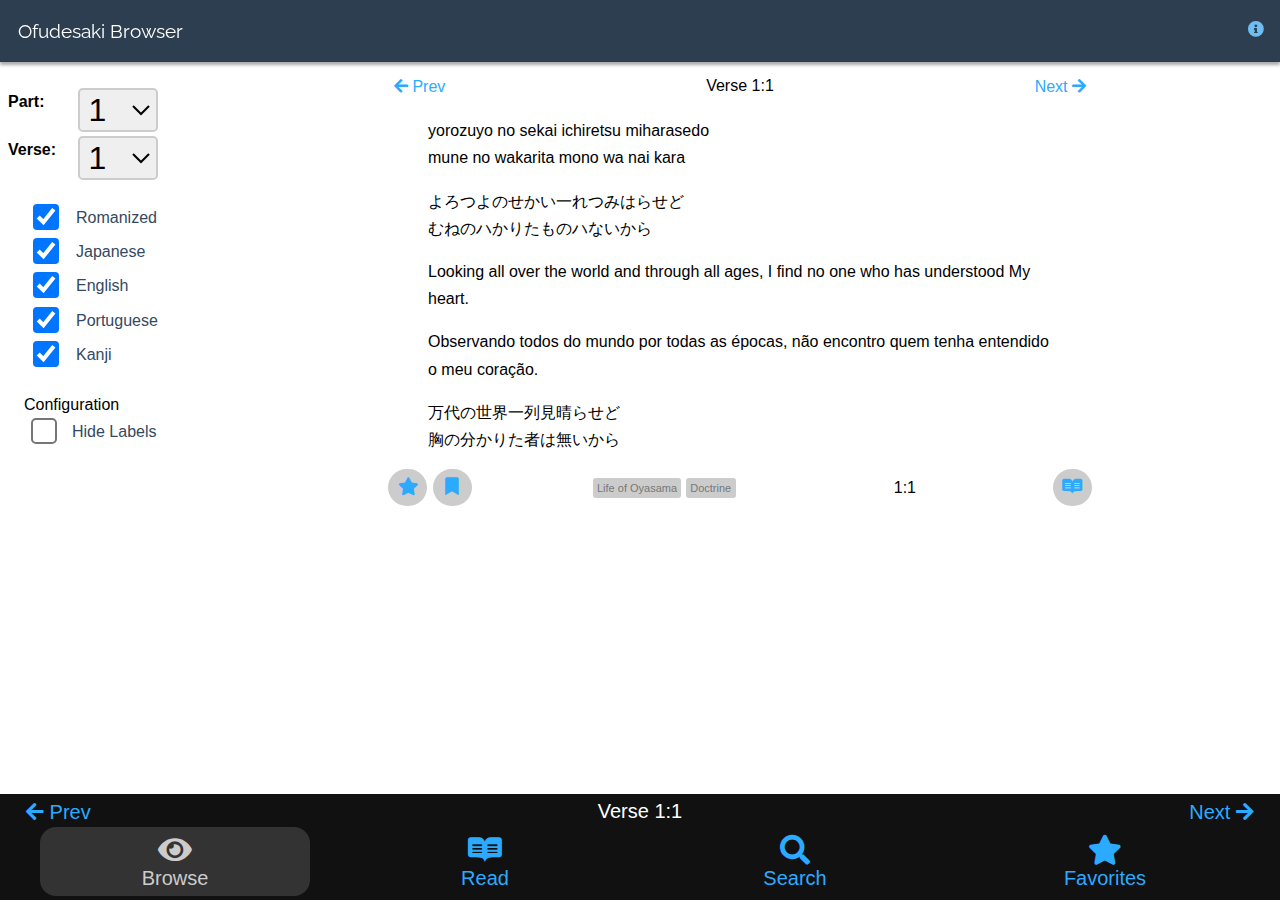
<file: src/index.html>
<!DOCTYPE html>
<html>
<head>
  <meta http-equiv="Content-Type" content="text/html; charset=utf-8">
  <meta name="version" content="20200823_1903"/>
  <meta name="viewport" content="width=device-width, initial-scale=1.0, maximum-scale=1.0, user-scalable=no"/>

  <title>Ofudesaki Browser &#x304A;&#x3075;&#x3067;&#x3055;&#x304D;</title>

  <meta name="author" content="Lewis Nakao">
  <meta name="description" content="An application that allows people to study the Ofudesaki おふでさき (The Tip of the Writing Brush)">

  <link rel="canonical" href="https://lewdev.github.io/ofudesaki-browser/" />
  <link rel="preload" href="style.css" as="style">
  <link rel="preload" href="webfonts/fa-brands-400.woff2" as="font">
  <link rel="preload" href="webfonts/fa-solid-900.woff2" as="font">

  <!-- Open Graph tags -->
  <meta property="og:image" content="https://lewdev.github.io/ofudesaki-browser/img/ofudesaki-browser.png">
  <meta property="og:image:height" content="200">
  <meta property="og:image:width" content="200">
  <meta property="og:type" content="website" />
  <meta property="og:title" content="📕 Ofudesaki Browser">
  <meta property="og:description" content="An application that allows people to study the Ofudesaki おふでさき (The Tip of the Writing Brush).">
  <meta property="og:url" content="https://lewdev.github.io/ofudesaki-browser/">

  <!-- Icons  -->
  <link rel="apple-touch-icon" sizes="200x200" href="img/ofudesaki-browser.png">
  <link rel="apple-touch-icon" sizes="180x180" href="img/apple-touch-icon.png">
  <link rel="icon" type="image/png" sizes="200x200" href="img/ofudesaki-browser.png">
  <link rel="icon" type="image/png" sizes="32x32" href="img/favicon-32x32.png">
  <link rel="icon" type="image/png" sizes="16x16" href="img/favicon-16x16.png">
  <link rel="mask-icon" href="img/safari-pinned-tab.svg" color="#5bbad5">
  <meta name="msapplication-TileColor" content="#2d3e50">
  <meta name="theme-color" content="#6FBEF3">

  <!-- Stylesheets  -->
  <link rel="stylesheet" href="https://fonts.googleapis.com/css?family=Raleway:200">
  <link rel="stylesheet" href="css/fontawesome-v5.7.2.css" crossorigin="anonymous">
  <link rel="stylesheet" href="css/pure-min.css">
  <link rel="stylesheet" href="css/animate.min.css">
  <link rel="stylesheet" href="style.css">

  <!-- Offline -->
  <link rel="manifest" href="manifest.json">
  <meta name="mobile-web-app-capable" content="yes">
  <meta name="apple-mobile-web-app-capable" content="yes">
  <meta name="application-name" content="Ofudesaki Browser">
  <meta name="apple-mobile-web-app-title" content="Ofudesaki Browser">
  <meta name="theme-color" content="#6FBEF3">
  <meta name="msapplication-navbutton-color" content="#6FBEF3">
  <meta name="apple-mobile-web-app-status-bar-style" content="black-translucent">
  <meta name="msapplication-starturl" content="/index.html">
</head>
<body>
<main>
  <section id="installBanner" class="banner">
    <button id="installBtn" class="nav-btn" title="Install for offline access." aria-label="Install for offline access.">Install app</button>
  </section>

  <div class="header">
    <div class="home-menu pure-menu pure-menu-horizontal pure-menu-fixed">
      <a href="#menu" id="menuLink" class="menu-link"><span></span></a>
      <span class="pure-menu-heading">Ofudesaki Browser</span>
      <ul class="pure-menu-list">
        <li class="pure-menu-item">
          <a href="#about" class="pure-menu-link" title="About this Project">
            <i class="fas fa-info-circle"></i>
          </a>
        </li>
      </ul>
    </div>
  </div>

  <div id="layout" class="content-wrapper">
    <div id="menu">
      <div style="height:3em;" class="verse-view pure-g pad-left-1em">
        <div class="pure-u-2-5"><strong>Part:</strong></div>
        <div class="pure-u-3-5"><select id="partSelect"><option value="1">1</option><option value="2">2</option><option value="3">3</option><option value="4">4</option><option value="5">5</option><option value="6">6</option><option value="7">7</option><option value="8">8</option><option value="9">9</option><option value="10">10</option><option value="11">11</option><option value="12">12</option><option value="13">13</option><option value="14">14</option><option value="15">15</option><option value="16">16</option><option value="17">17</option><option value="18">18</option></select></div>
      </div>
      <div class="verse-view pure-g">
        <div class="pure-u-2-5"><strong>Verse:</strong></div>
        <div class="pure-u-3-5"><select id="verseSelect" class=""><option value="1" selected="selected">1</option><option value="2">2</option><option value="3">3</option><option value="4">4</option><option value="5">5</option><option value="6">6</option><option value="7">7</option><option value="8">8</option><option value="9">9</option><option value="10">10</option><option value="11">11</option><option value="12">12</option><option value="13">13</option><option value="14">14</option><option value="15">15</option><option value="16">16</option><option value="17">17</option><option value="18">18</option><option value="19">19</option><option value="20">20</option><option value="21">21</option><option value="22">22</option><option value="23">23</option><option value="24">24</option><option value="25">25</option><option value="26">26</option><option value="27">27</option><option value="28">28</option><option value="29">29</option><option value="30">30</option><option value="31">31</option><option value="32">32</option><option value="33">33</option><option value="34">34</option><option value="35">35</option><option value="36">36</option><option value="37">37</option><option value="38">38</option><option value="39">39</option><option value="40">40</option><option value="41">41</option><option value="42">42</option><option value="43">43</option><option value="44">44</option><option value="45">45</option><option value="46">46</option><option value="47">47</option><option value="48">48</option><option value="49">49</option><option value="50">50</option><option value="51">51</option><option value="52">52</option><option value="53">53</option><option value="54">54</option><option value="55">55</option><option value="56">56</option><option value="57">57</option><option value="58">58</option><option value="59">59</option><option value="60">60</option><option value="61">61</option><option value="62">62</option><option value="63">63</option><option value="64">64</option><option value="65">65</option><option value="66">66</option><option value="67">67</option><option value="68">68</option><option value="69">69</option><option value="70">70</option><option value="71">71</option><option value="72">72</option><option value="73">73</option><option value="74">74</option></select></div>
      </div>
      <div id="verseOptionsRow" class="verse-view options-panel">
        <div class="verse-options pure-g full-width">
          <div class="pure-u-1-4"><input id="showRomanizedCbx-verse" type="checkbox" /></div>
          <div class="pure-u-3-4"><label for="showRomanizedCbx-verse">Romanized</label></div>

          <div class="pure-u-1-4"><input id="showJapaneseCbx-verse" type="checkbox" /></div>
          <div class="pure-u-3-4"><label for="showJapaneseCbx-verse">Japanese</label></div>

          <div class="pure-u-1-4"><input id="showEnglishCbx-verse" type="checkbox" /></div>
          <div class="pure-u-3-4"><label for="showEnglishCbx-verse">English</label></div>

          <div class="pure-u-1-4"><input id="showPortugueseCbx-verse" type="checkbox" /></div>
          <div class="pure-u-3-4"><label for="showPortugueseCbx-verse">Portuguese</label></div>

          <div class="pure-u-1-4"><input id="showKanjiCbx-verse" type="checkbox" /></div>
          <div class="pure-u-3-4"><label for="showKanjiCbx-verse">Kanji</label></div>
        </div>
      </div>

      <!-- Read (group) View Controls -->
      <div class="group-view" style="text-align:center;">
        <select id="verseGroupSelect" style="width:80px"></select>
      </div>
      <div id="groupOptionsRow" class="group-view options-panel"></div>

      <!-- Search View Controls -->
      <div class="search-view" style="margin-left: 1rem;">Search Options</div>
      <div id="searchOptionsRow" class="search-view options-panel"></div>

      <div class="favorites-view" style="margin-left: 1rem;">Favorites Options</div>
      <div id="favoritesOptionsRow" class="favorites-view options-panel"></div>

      <div id="config" class="options-panel">
        <div>Configuration</div>
        <div class="pure-g full-width">
          <div class="pure-u-1-4"><input id="hideButtonLabelCbx" type="checkbox" /></div>
          <div class="pure-u-3-4"><label for="hideButtonLabelCbx">Hide Labels</label></div>
        </div>
      </div>
    </div>

    <div id="main" class="content">
      <div id="verseNavTop" class="pure-g">
        <div class="pure-u-1-3">
          <button class="verse-nav-prev-btn nav-btn" aria-label="Navigate to previous verse."><i class="fas fa-arrow-left"></i> Prev</button>
        </div>
        <div class="pure-u-1-3 align-center">
          <span class="verse-nav-middle"></span>
        </div>
        <div class="pure-u-1-3 align-right">
          <button class="verse-nav-next-btn nav-btn" aria-label="Navigate to next verse.">Next <i class="fas fa-arrow-right"></i></button>
        </div>
      </div>

      <div id="verseView" class="full-width" style="display:none">
        <div id="verseDisplay" class="full-width"></div>
      </div>

      <div id="groupView" class="full-width" style="display:none"></div>

      <div id="searchView" class="full-width" style="display:none">
        <div class="search-view">
          <table class="full-width pure-form"><tbody>
            <tr>
              <td class="full-width"><input id="searchTxt" type="search" placeholder="Search..." class="full-width search-text"/></td>
              <td><button id="searchBtn" class="pure-button pure-button-secondary" aria-label="Search verses."><i class="fas fa-search"></i></button></td>
              <td><button id="searchClearBtn" class="pure-button pure-button-secondary" aria-label="Clear search input.">&#10006;</button></td>
            </tr>
          </tbody></table>
        </div>
        <div id="searchResults" class="pure-u-1"></div>
      </div>

      <div id="favoritesView" class="full-width" style="display:none">
        <div id="bookmarkDisplay" class="full-width"></div>
        <div id="favoritesDisplay" class="full-width"></div>
      </div>
    </div>
  </div>

  <!-- modal -->
  <div id="about" class="modal-window">
    <div>
      <h3>What?</h3>
      <p>
        The <strong>Ofudesaki Browser</strong> is an application that allows people to study the
        <i>Ofudesaki &#x304A;&#x3075;&#x3067;&#x3055;&#x304D;</i>
        (<i>The Tip of the Writing Brush</i>), using the:
        <ul>
          <li>"Browse" feature (allows users to view verses one at a time), </li>
          <li>"Read" feature (allows uses to view the standard verse groups), and</li>
          <li>"Search" feature (allows users to search perform a text search over the English transation, Romanized, Japanese, and Kanji verses).</li>
        </ul>
      </p>

      <h3>Why?</h3>
      <p>Access to the Ofudesaki is limited, you need to own a copy of the Ofudesaki book and the "Kanji" version
      is not available. Also, with the "Search" tool, that wasn't available until now, anyone can look up
      a verse based on keywords that they had in mind.</p>

      <a href="#" title="Close" class="modal-close">&#10006;</a>
    </div>
  </div>

  <div class="footer">
    <div id="verseNavBottom" class="verse-nav-footer pure-g"></div>

    <div class="of-bottom-menu">
      <ul>
        <li><a href="#" id="verseViewMenuItem" title="Browse"><i class="fas fa-eye"></i> <span>Browse</span></a></li>
        <li><a href="#" id="groupViewMenuItem" title="Read View"><i class="fab fa-readme"></i> <span>Read</span></a></li>
        <li><a href="#" id="searchViewMenuItem" title="Search View"><i class="fas fa-search"></i> <span>Search</span></a></li>
        <li><a href="#" id="favoritesViewMenuItem" title="Favorites View"><i class="fas fa-star"></i> <span>Favorites</span></a></li>
        <!--
          <li><a href="analysis.html" title="Analysis"><i class="fas fa-list-alt"></i> <span>Analysis</span></a></li>
        -->
      </ul>
    </div>
  </div>
</main>

<script src="script.js"></script>
<script>
if ('serviceWorker' in navigator) {
  window.addEventListener('load', function() {
    navigator.serviceWorker.register('service-worker.js')
      .then(reg => console.log('Service worker for offline access registered! 😎'))//console.log(reg);
      .catch(err => console.log('😥 Service worker registration failed!', err));
  });
}
let deferredPrompt;
window.addEventListener('beforeinstallprompt', event => {
  // Prevent Chrome 67 and earlier from automatically showing the prompt
  event.preventDefault();
  // Stash the event so it can be triggered later.
  deferredPrompt = event;
  // Attach the install prompt to a user gesture
  document.querySelector('#installBtn').addEventListener('click', event => {
    // Show the prompt
    deferredPrompt.prompt();
    // Wait for the user to respond to the prompt
    deferredPrompt.userChoice
      .then((choiceResult) => {
        if (choiceResult.outcome === 'accepted') {
          console.log('User accepted the A2HS prompt');
        } else {
          console.log('User dismissed the A2HS prompt');
        }
        deferredPrompt = null;
      });
  });
  // Update UI notify the user they can add to home screen
  document.querySelector('#installBanner').style.display = 'block';
});
</script>

<script async src="https://www.googletagmanager.com/gtag/js?id=G-GNP8ER8985"></script>
<script>window.dataLayer=window.dataLayer||[];function gtag(){dataLayer.push(arguments);}gtag('js', new Date());gtag('config', 'G-GNP8ER8985');</script>
</body></html>
</file>
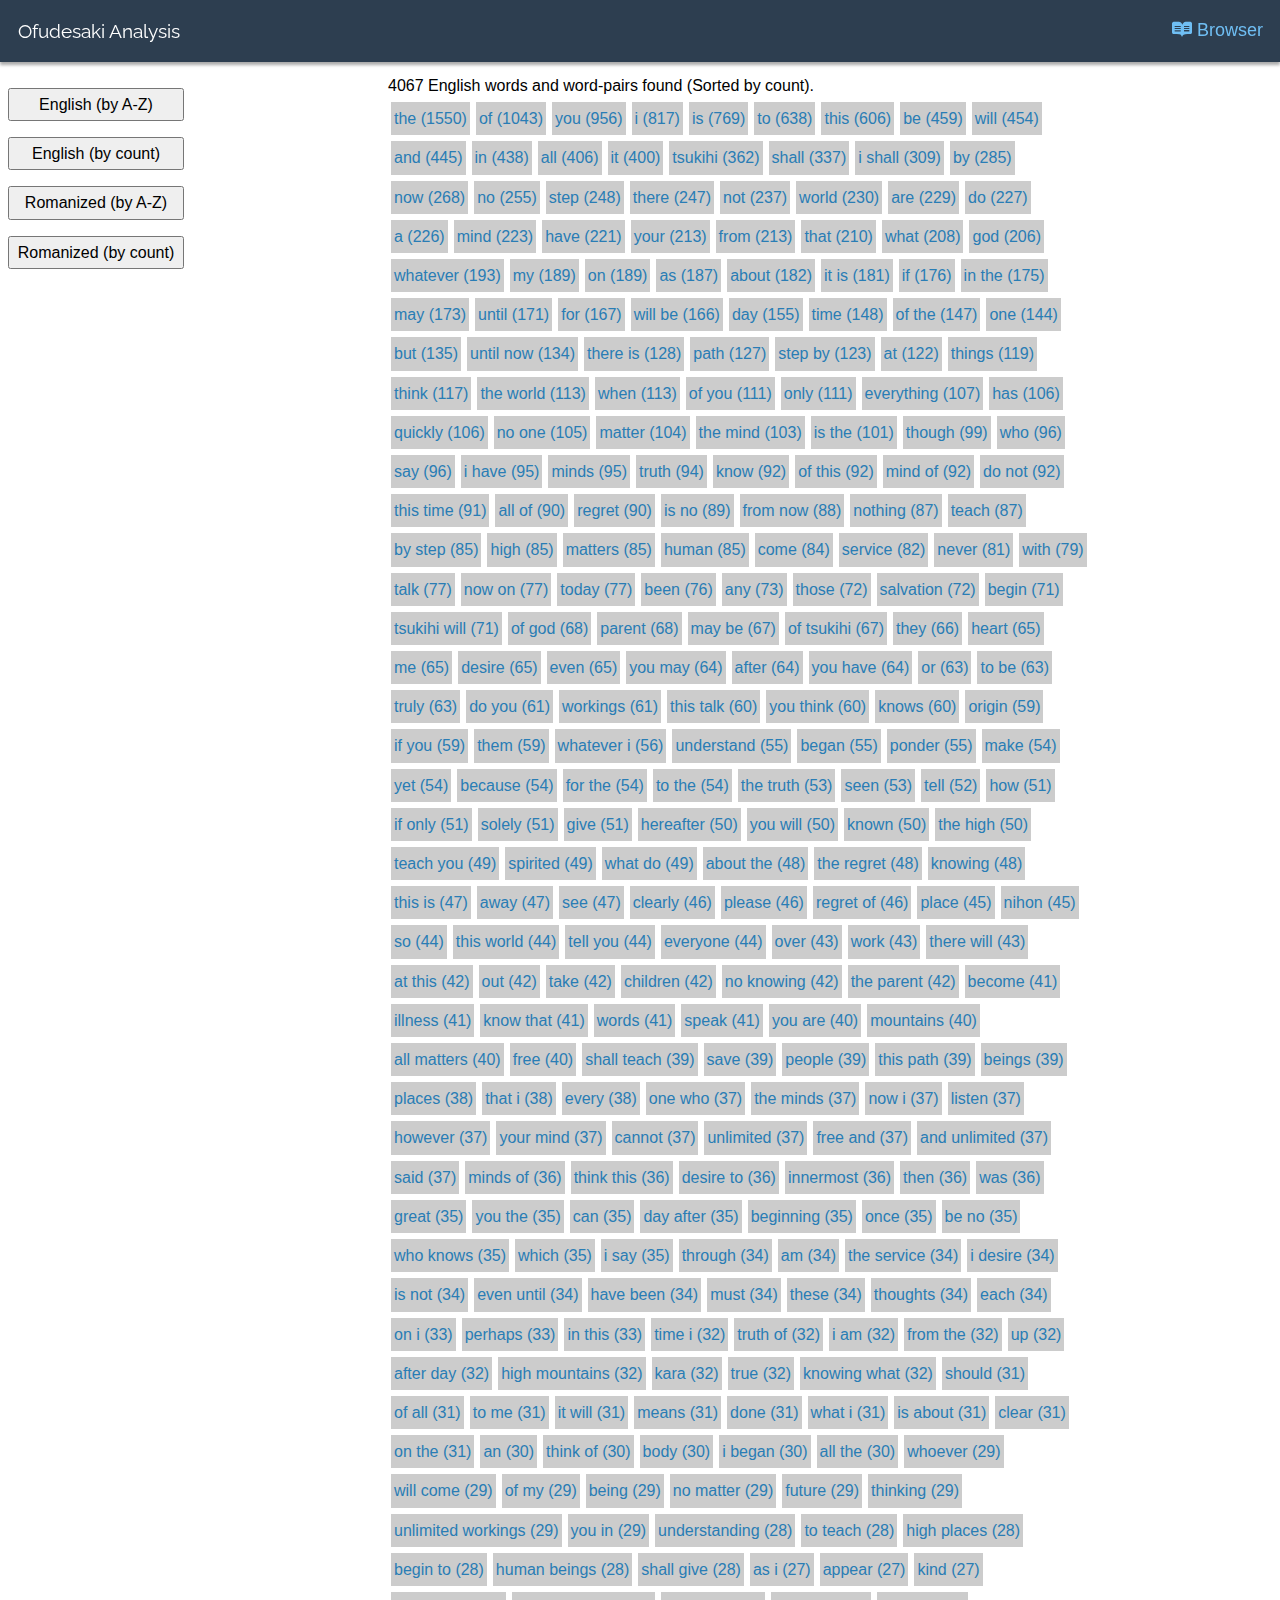
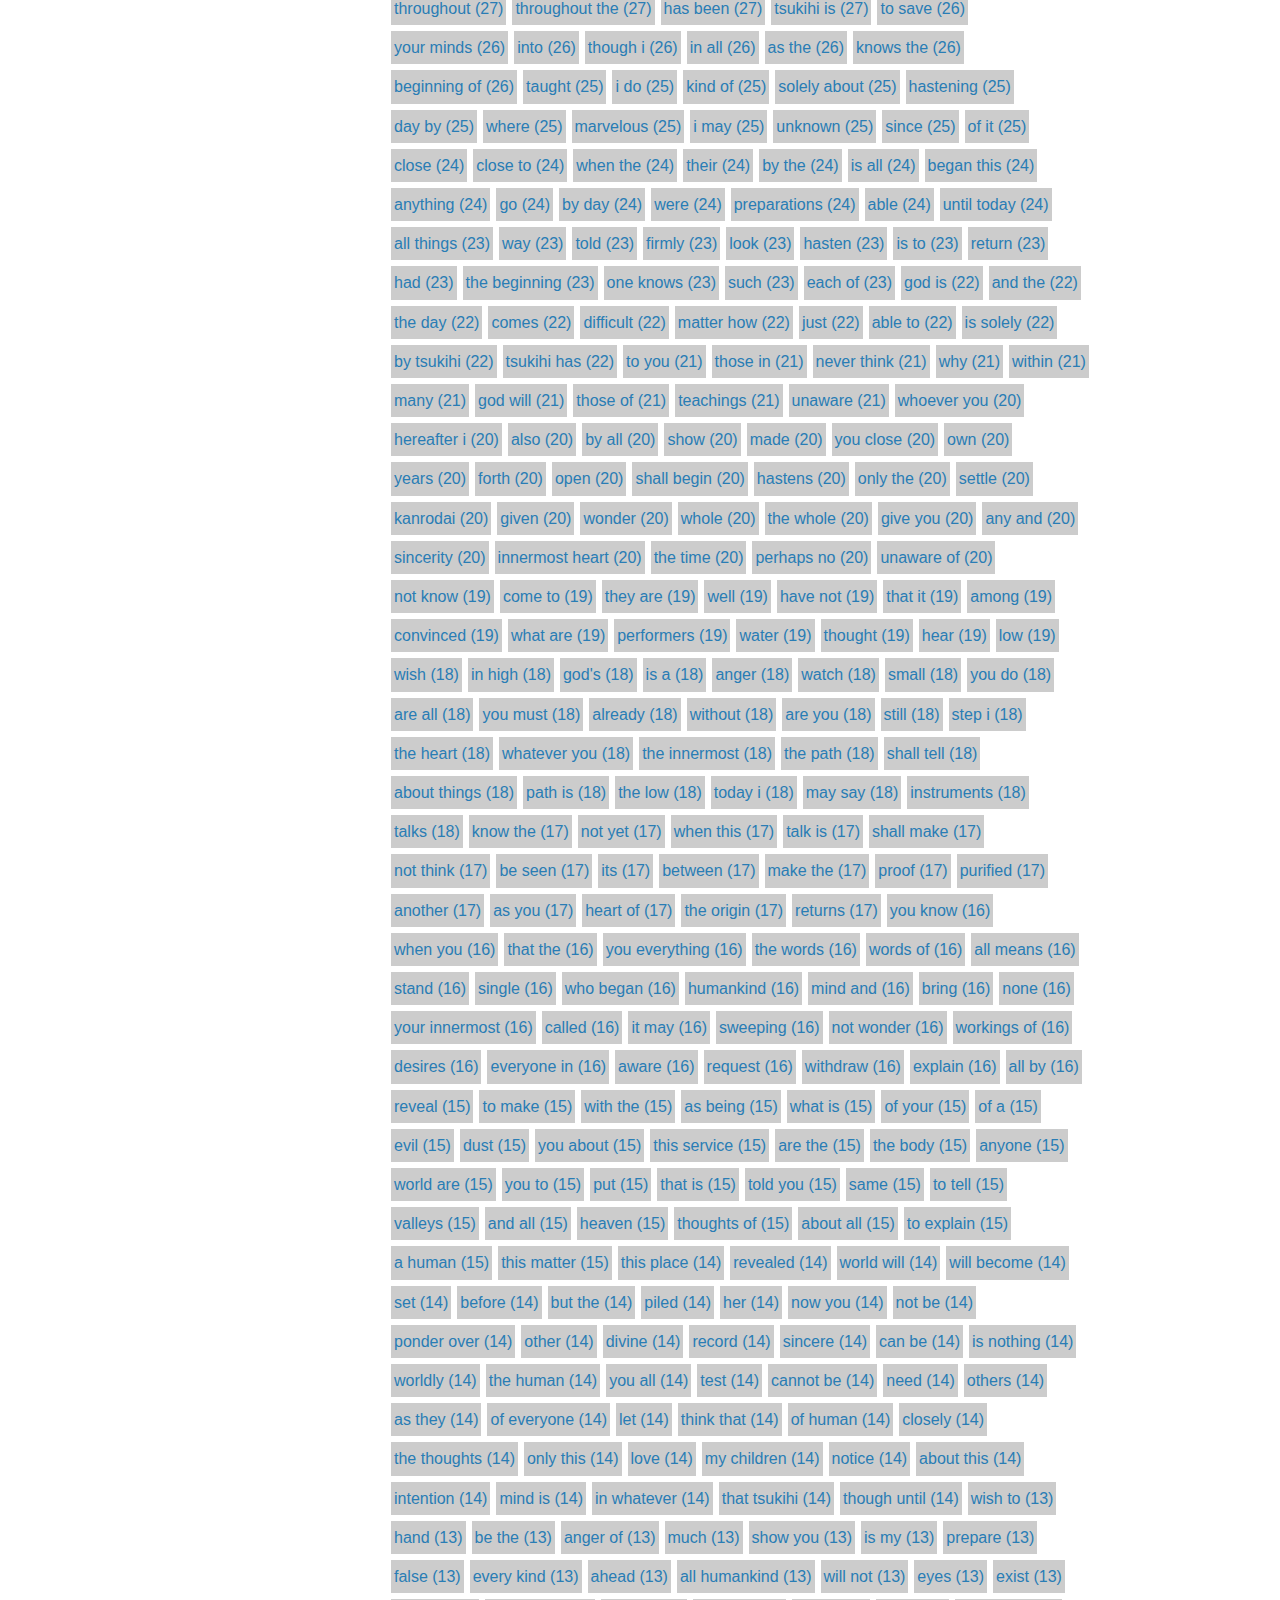
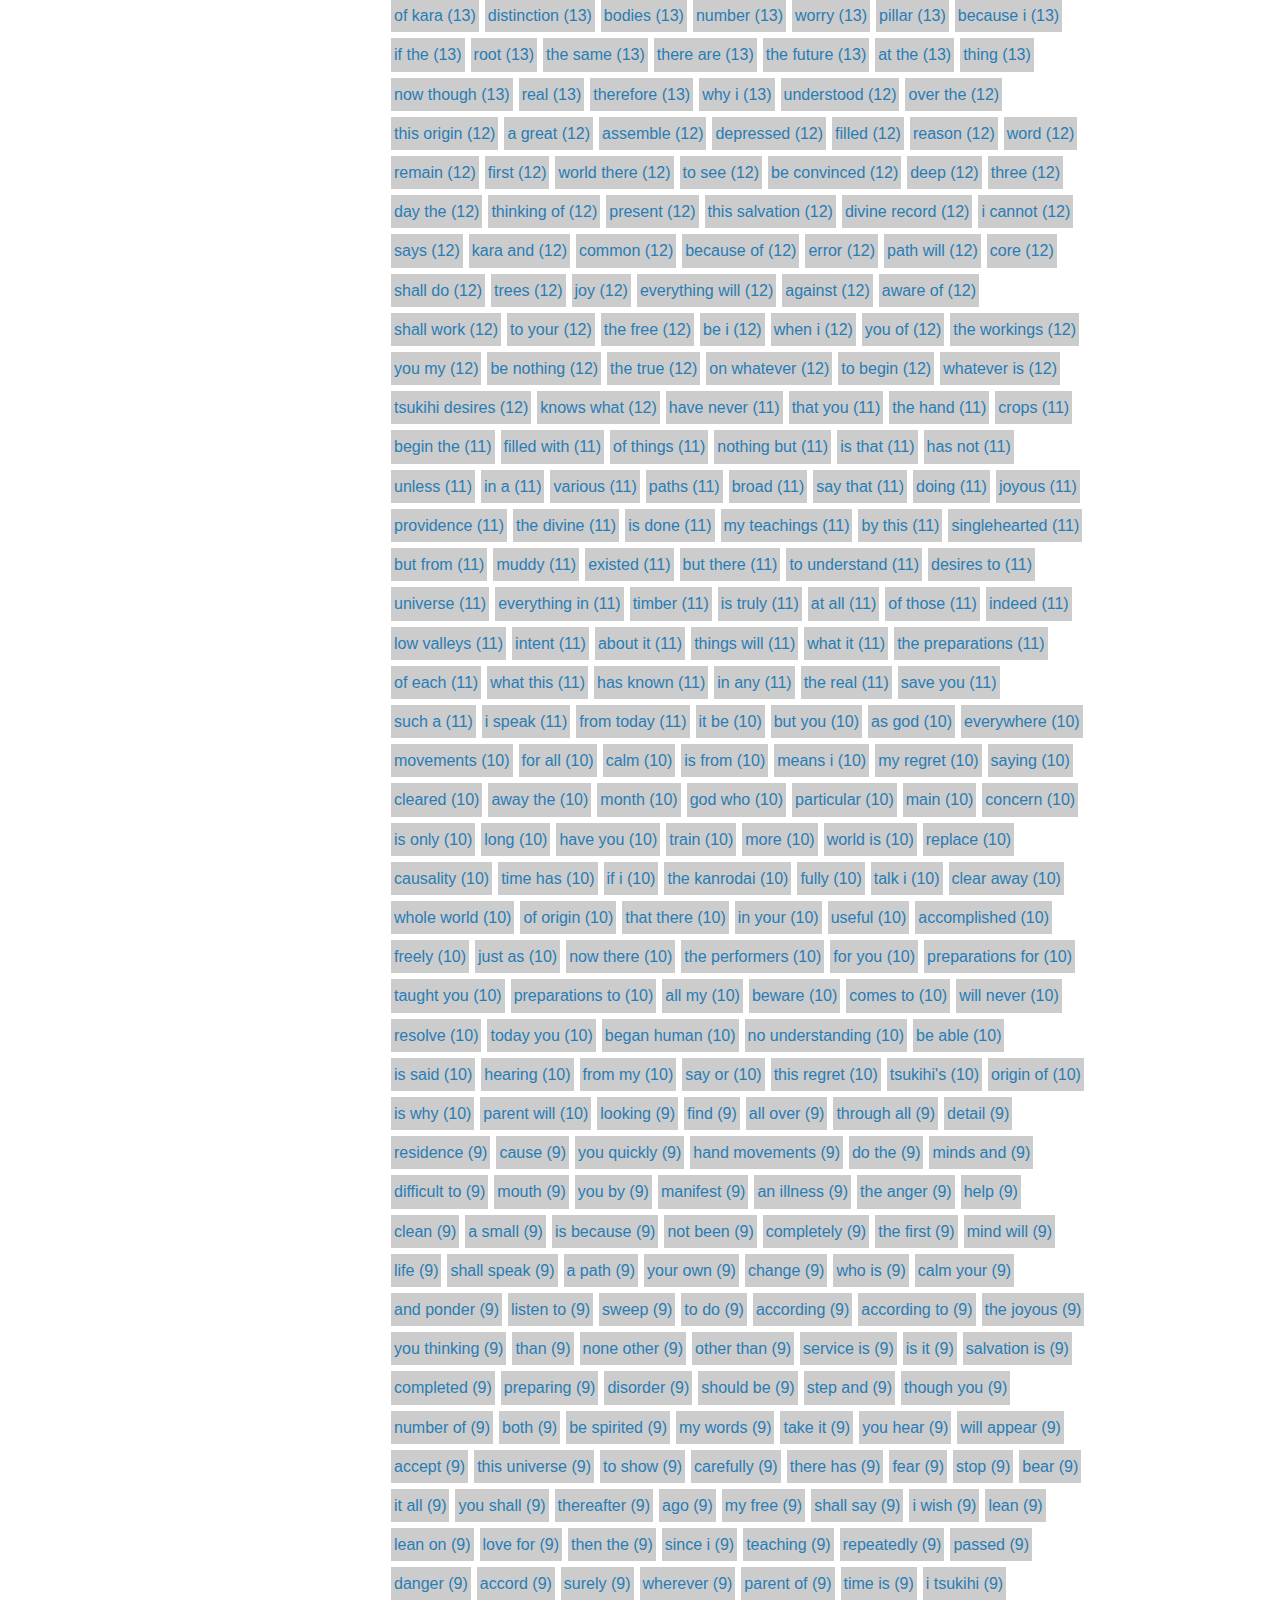
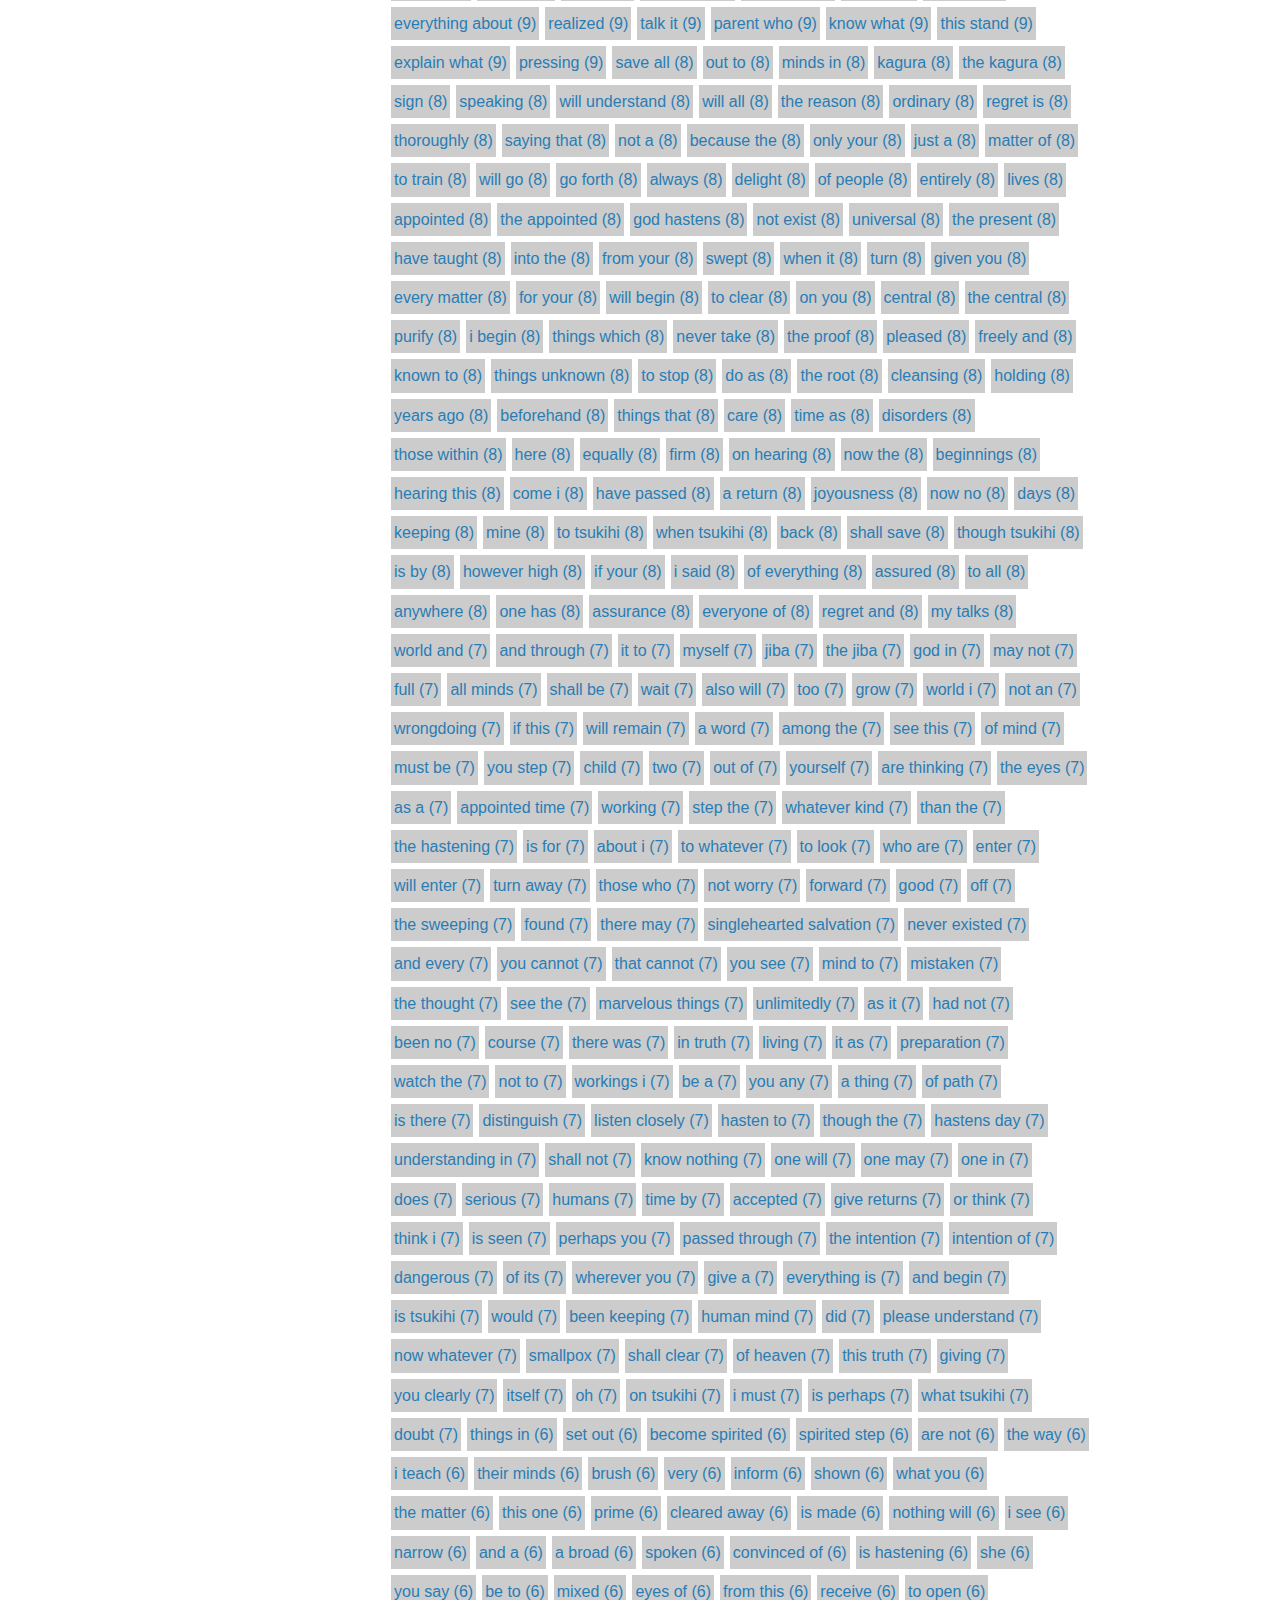
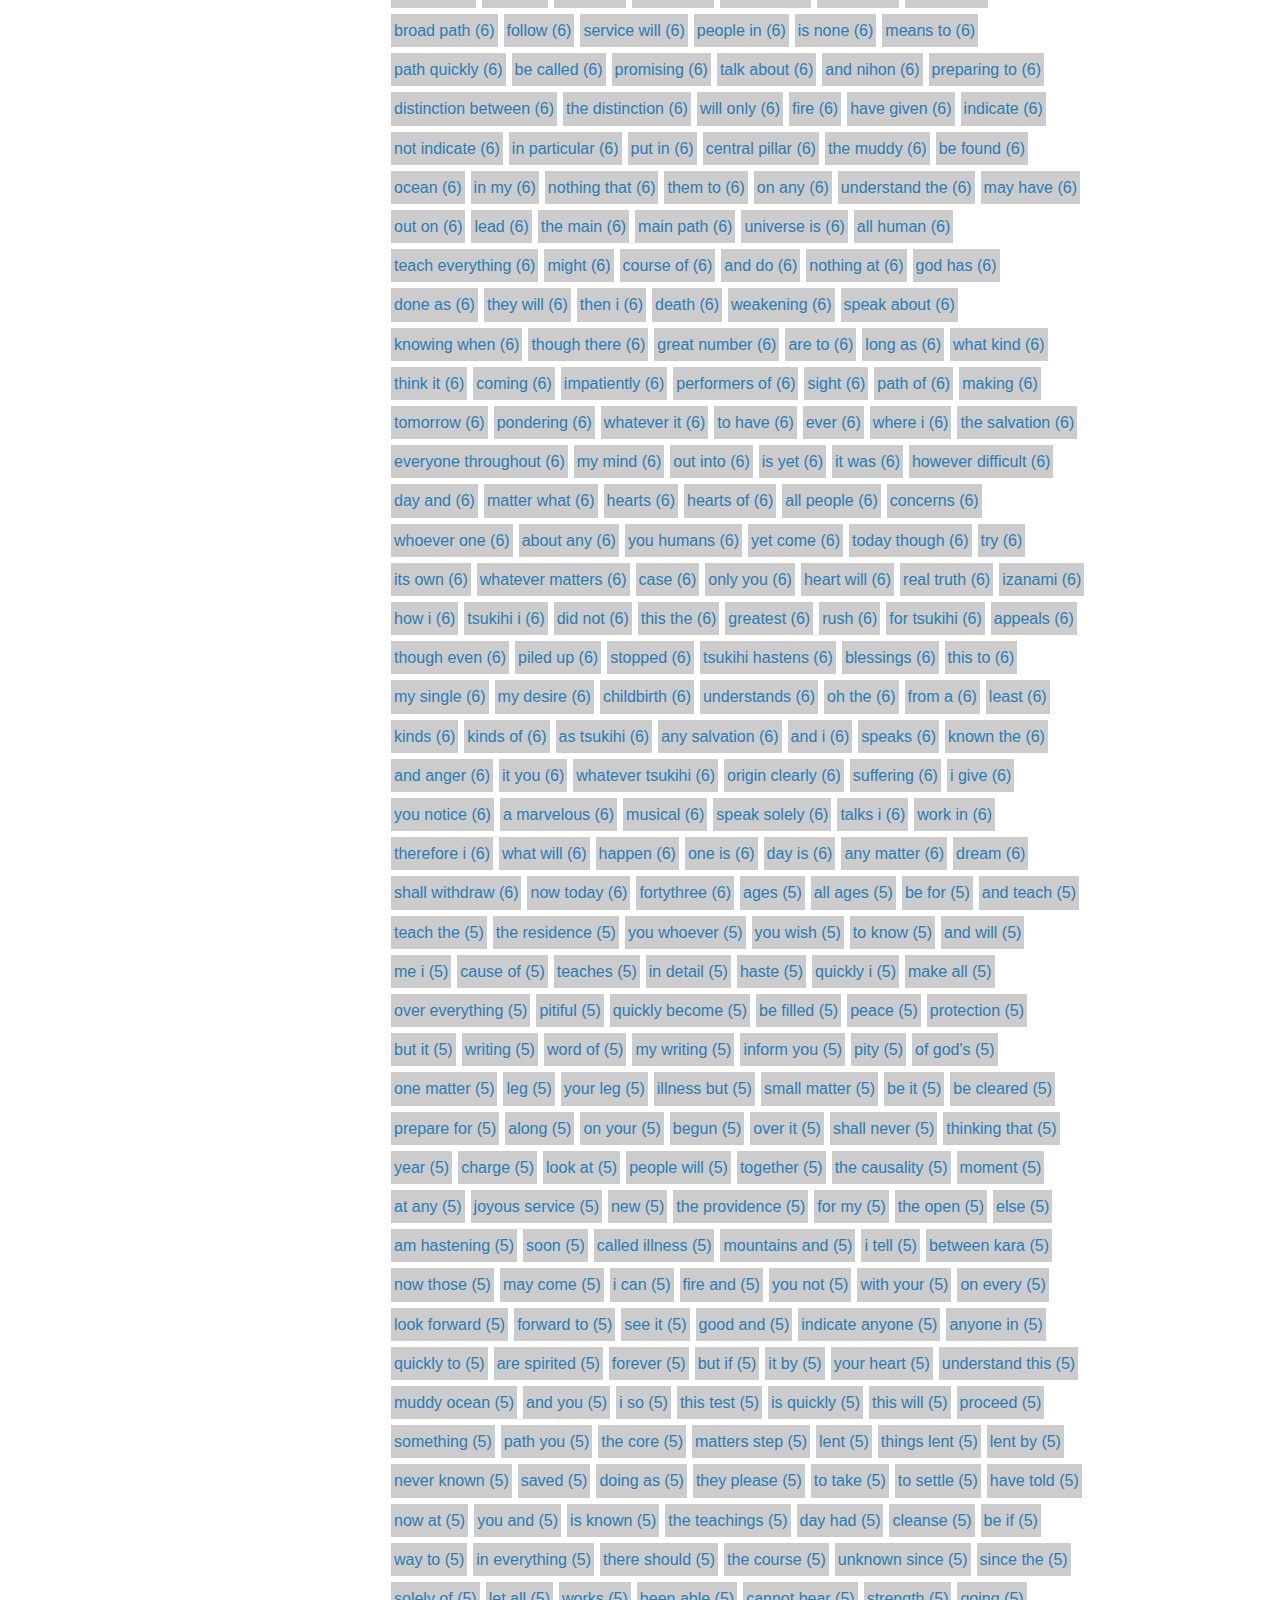
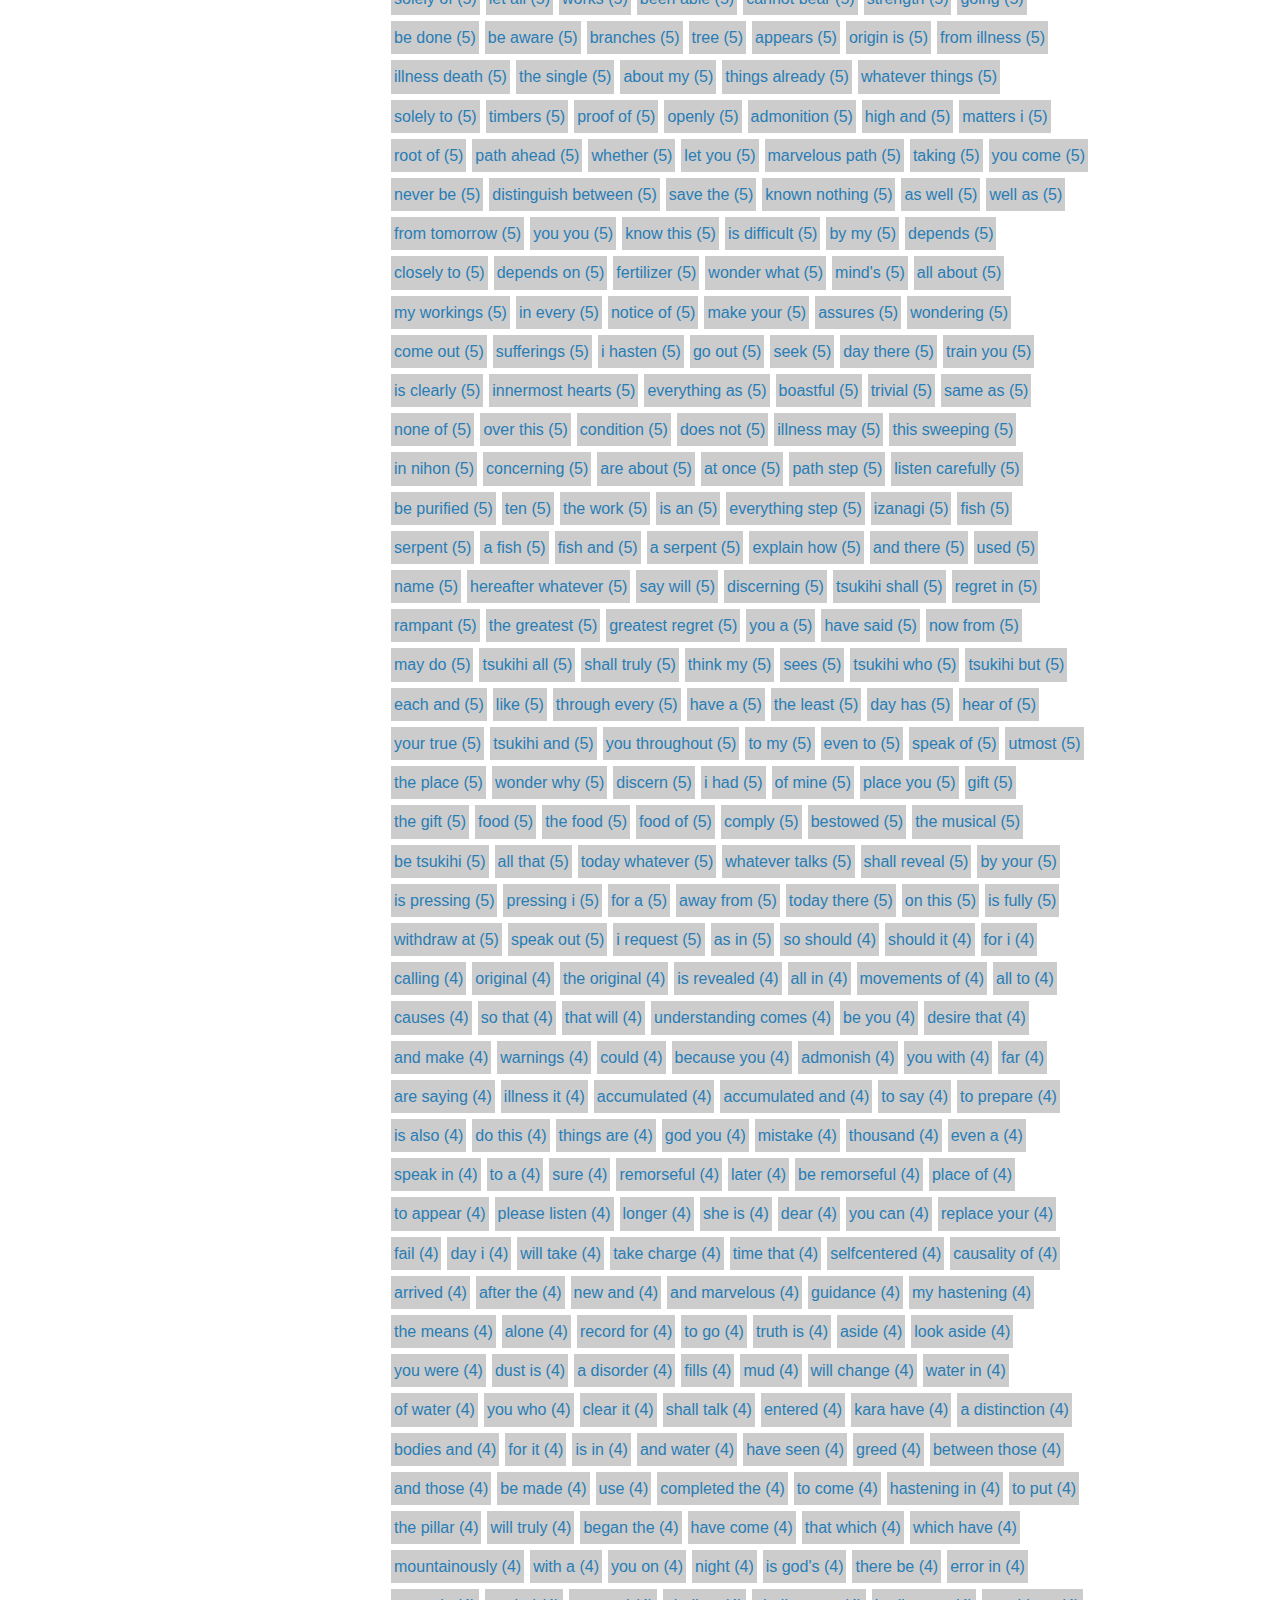
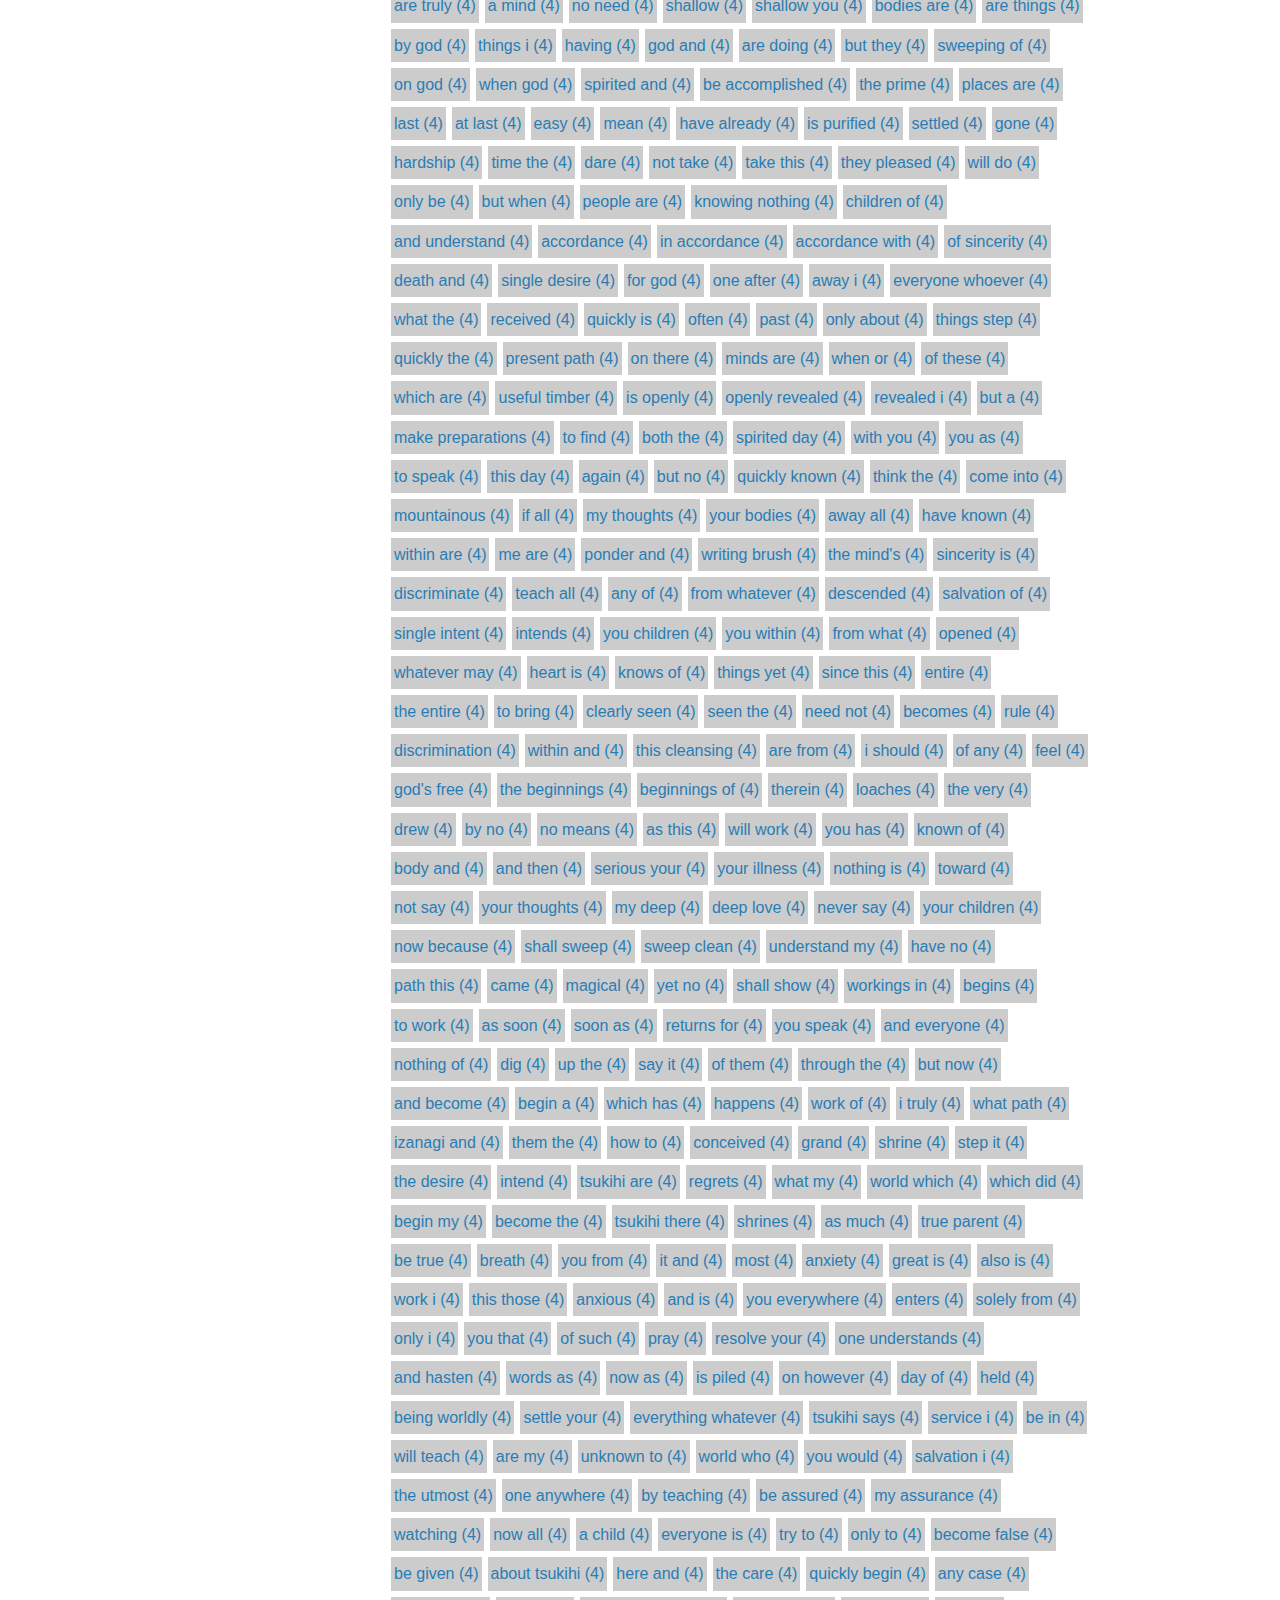
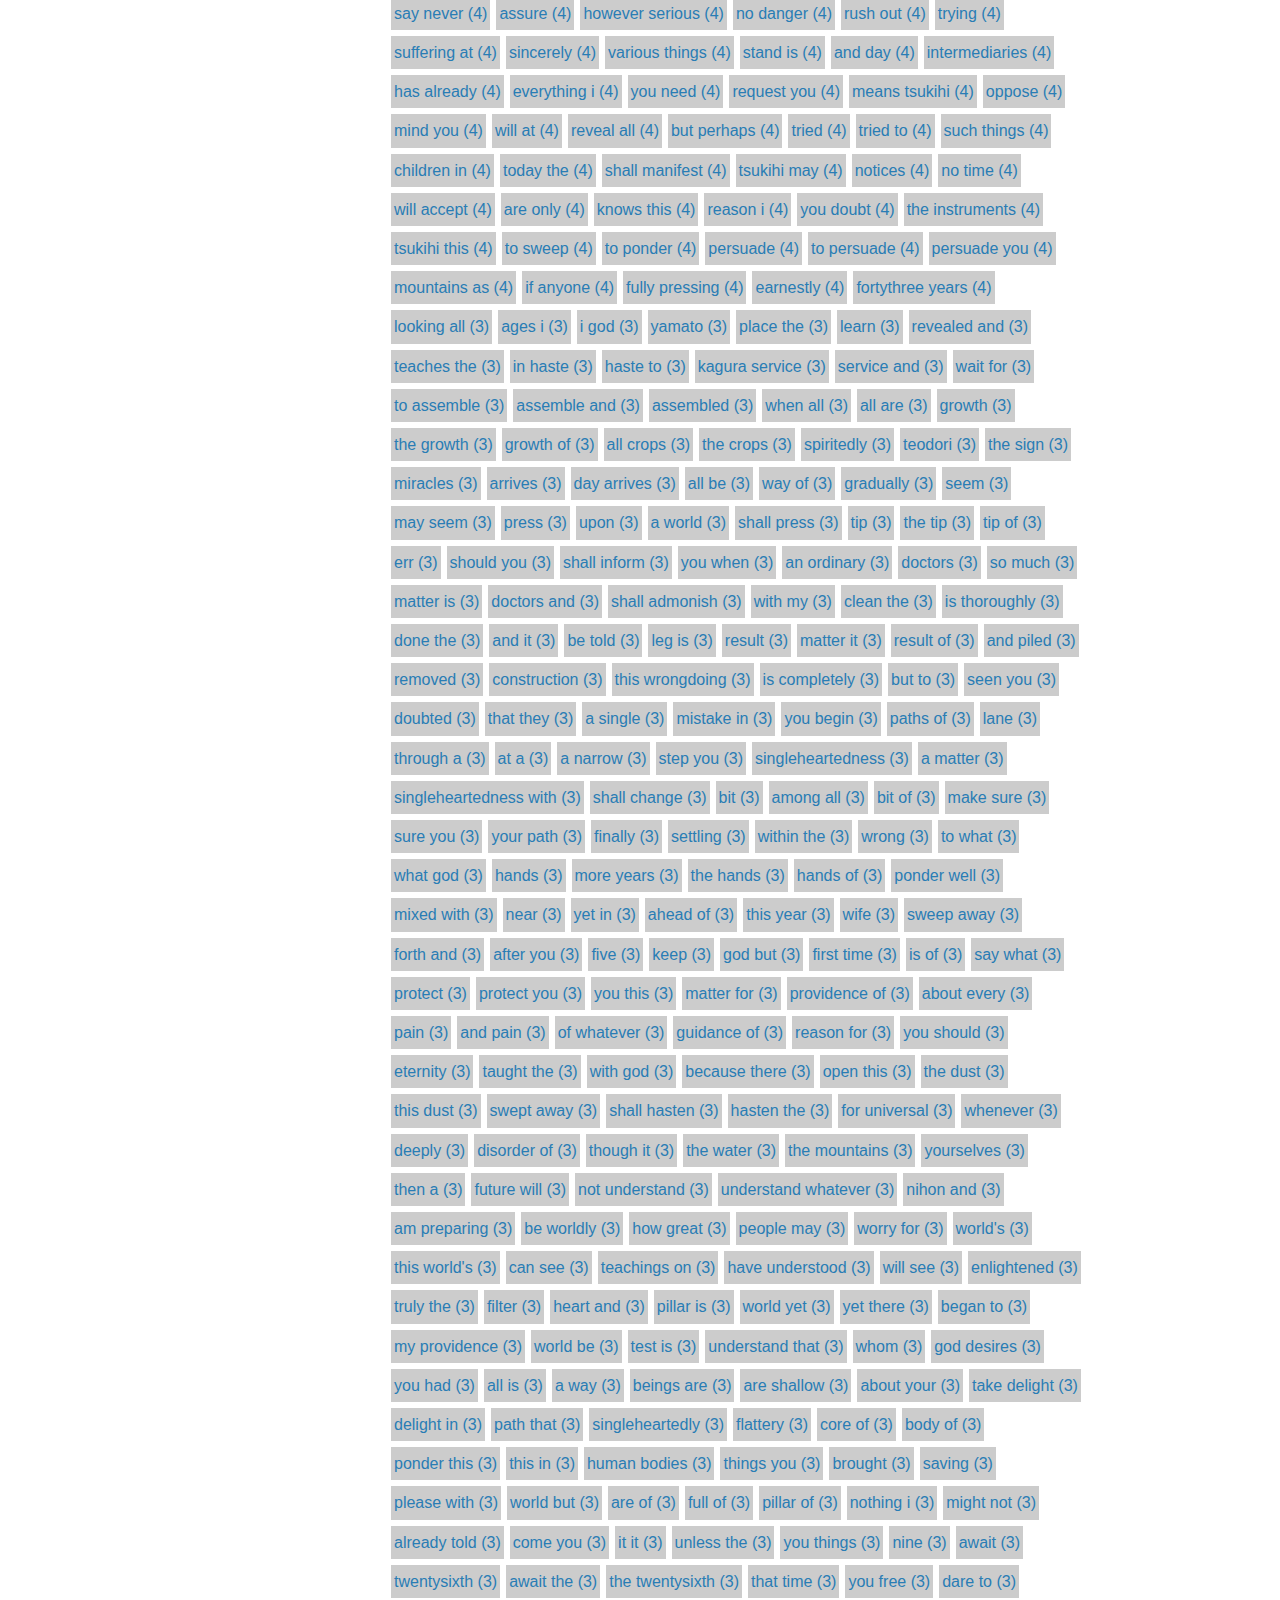
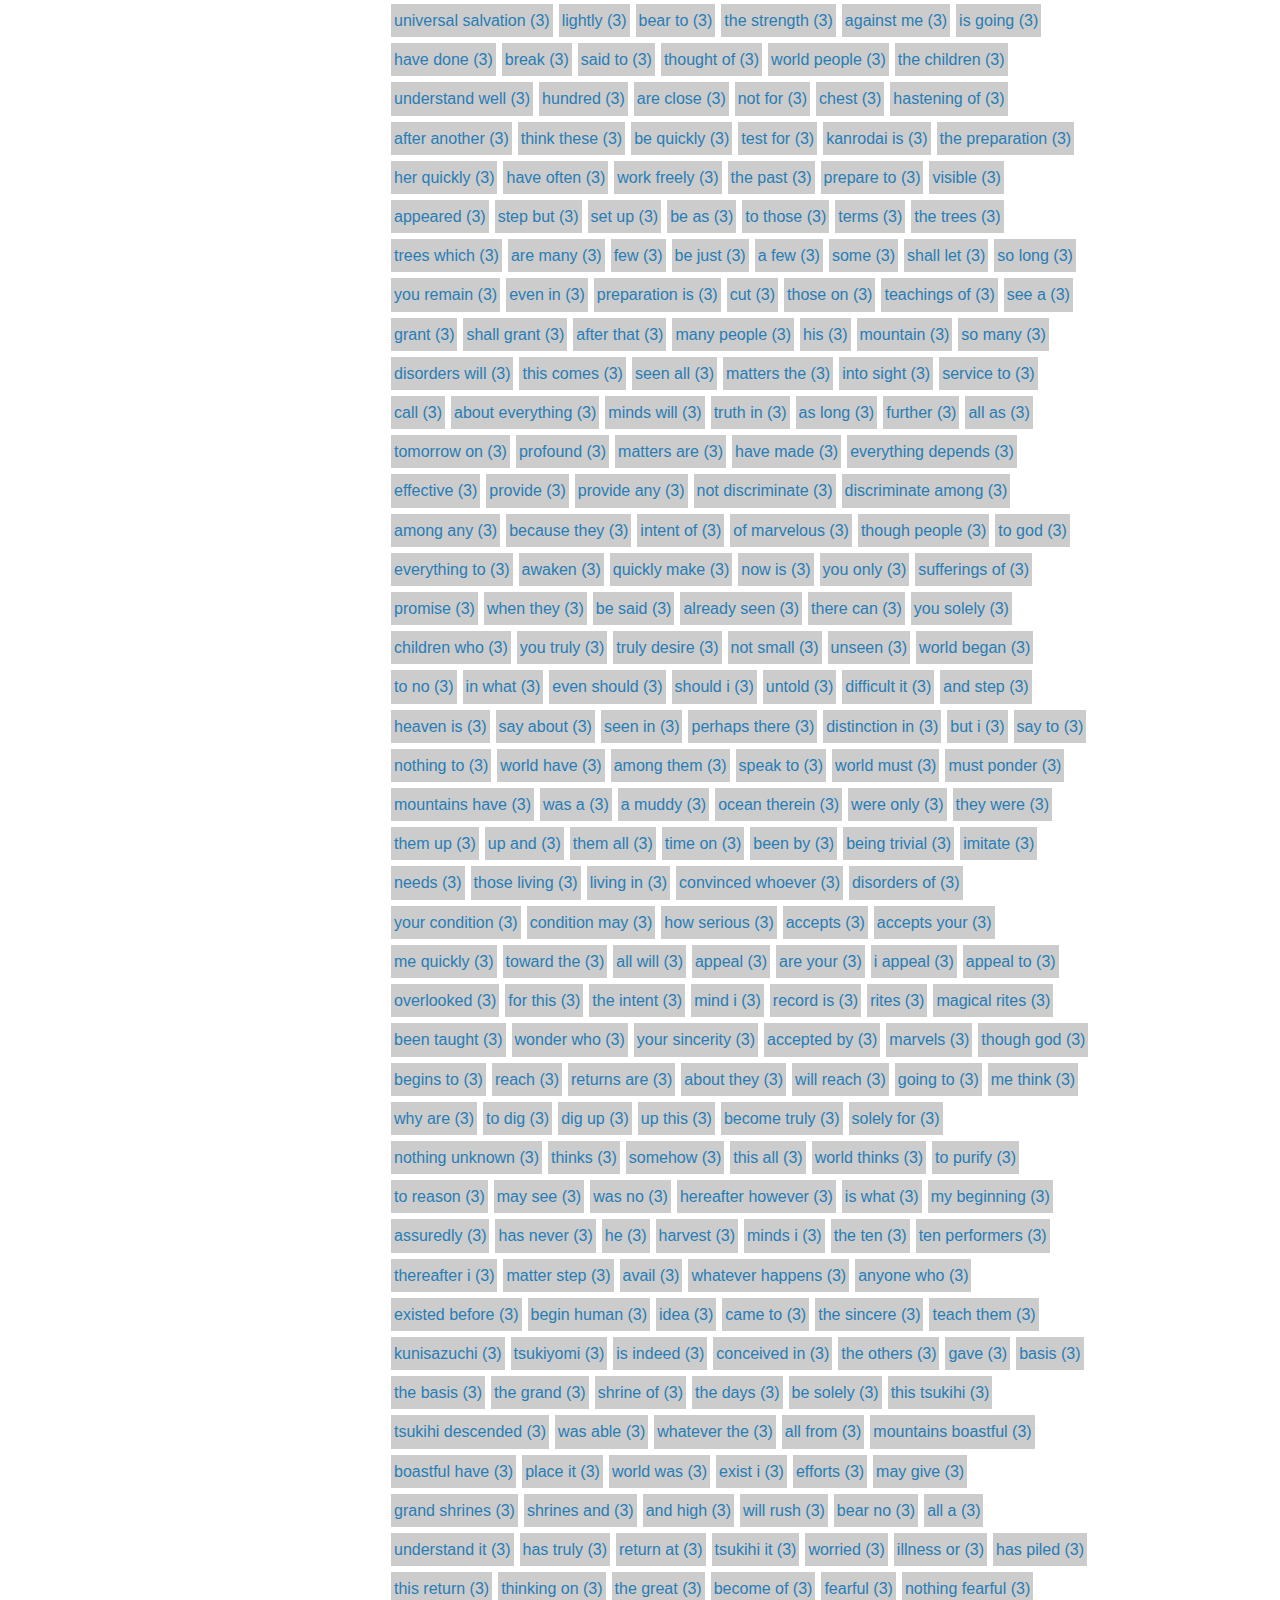
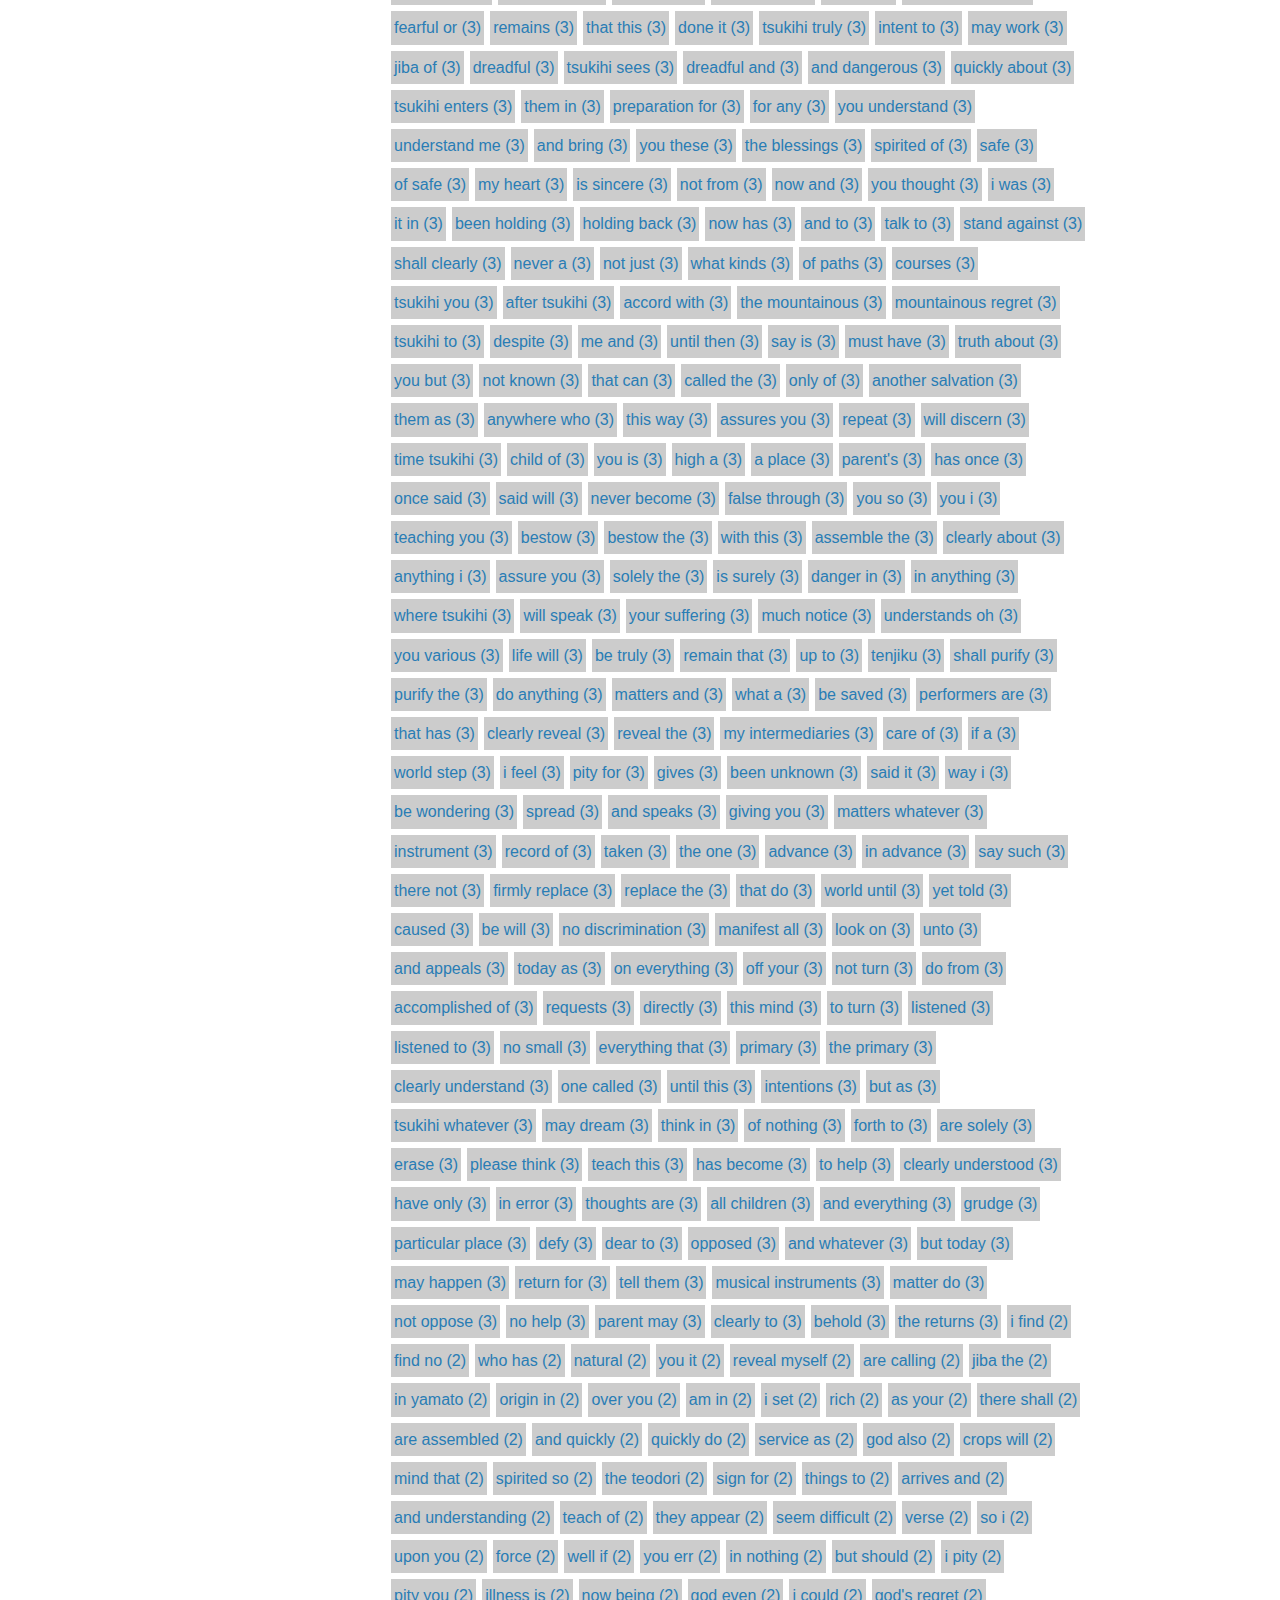
<file: src/analysis.html>
<!DOCTYPE html>
<html>
<head>
  <meta content="width=device-width, initial-scale=1.0, maximum-scale=1.0, user-scalable=no" name="viewport"/>

  <title>Ofudesaki Browser - Analysis</title>

  <!-- Open Graph tags -->
  <meta property="og:image" content="https://lewdev.github.io/ofudesaki-browser/img/ofudesaki-browser.png">
  <meta property="og:image:height" content="200">
  <meta property="og:image:width" content="200">
  <meta property="og:type" content="website" />
  <meta property="og:title" content="Ofudesaki Browser - Analysis">
  <meta property="og:description"
  content="An application that allows people to study the Ofudesaki &#x304A;&#x3075;&#x3067;&#x3055;&#x304D; (The Tip of the Writing Brush).">
  <meta property="og:url" content="https://lewdev.github.io/ofudesaki-browser/">
  <meta property="fb:app_id" content="190954067613391">

  <!-- Icon Info  -->
  <link rel="apple-touch-icon" sizes="180x180" href="img/apple-touch-icon.png">
  <link rel="icon" type="image/png" sizes="32x32" href="img/favicon-32x32.png">
  <link rel="icon" type="image/png" sizes="16x16" href="img/favicon-16x16.png">
  <link rel="manifest" href="img/site.webmanifest">
  <link rel="mask-icon" href="img/safari-pinned-tab.svg" color="#5bbad5">
  <meta name="msapplication-TileColor" content="#2d3e50">
  <meta name="theme-color" content="#6FBEF3">

  <!-- Stylesheets  -->
  <link rel="stylesheet" href="https://fonts.googleapis.com/css?family=Raleway:200">
  <link rel="stylesheet" href="css/fontawesome-v5.7.2.css" crossorigin="anonymous">
  <link rel="stylesheet" href="css/pure-min.css">
  <link rel="stylesheet" href="style.css">

  <style>a { color: #297db5 }</style>
</head>
<body>
<div class="header">
  <div class="home-menu pure-menu pure-menu-horizontal pure-menu-fixed">
    <a href="#menu" id="menuLink" class="menu-link"><span></span></a>
    <span class="pure-menu-heading">Ofudesaki Analysis</span>

    <ul class="pure-menu-list">
      <li class="pure-menu-item">
        <a href="./" class="btn pure-menu-link" title="Browser">
          <i class="fab fa-readme"></i> <span>Browser</span>
        </a>
      </li>
    </ul>
  </div>
</div>

<div id="layout" class="content-wrapper">
  <div id="menu" class="pad-right-1em analysis-menu">
    <div><button id="englishViewBtn">English (by A-Z)</button></div>
    <div><button id="englishCountViewBtn">English (by count)</button></div>
    <div><button id="romanizedViewBtn">Romanized (by A-Z)</button></div>
    <div><button id="romanizedCountViewBtn">Romanized (by count)</button></div>
  </div>

  <div id="main" class="content">
    <div id="wordView"></div>
    <div id="roWordView"></div>
  </div>
</div>

<!-- modal -->
<div id="verse" class="modal-window">
  <div>
    <a href="#" title="Close" class="modal-close">&#10006;</a>
    <div id="keyword"></div>
    <div id="verseList"></div>
    <div id="verseDisplay"></div>
  </div>
</div>
<script src="analysis.js"></script>
</body></html>
</file>
<file: src/style.css>
/* ------------------------------------- */
/* Banner for installing offline version */
.banner {
  align-content: center;
  width: 6rem;
  display: none;
  z-index: 5;
  position: fixed;
  top: 1rem;
  right: 2rem;
  text-align: right;
}
/* ------------------------------------- */
.options-panel > div > div {
  text-align: center;
}
.options-panel > div > div > label {
  text-align: left;
}
.options-panel > div {
  vertical-align: middle;
}
.options-panel > div > label, .options-panel > div > input[type="checkbox"] {
  padding-top: .5rem;
  padding-bottom: .5rem;
}
#menu label {
  padding-left: .5rem;
  display:block;
}
select, input[type="checkbox"] {
  border-radius: .15em;
  border: 1px solid #ccc;
}
#config { margin-left: 1rem; }
#main.content > div#verseView,
#main.content > div#groupView,
#main.content > div#favoritesView,
#main.content > div#searchView {
  margin-bottom: 7rem;
}
#groupOptionsRow, #verseOptionsRow {
  padding-top: 1rem;
  padding-bottom: 1rem;
}
/* #verseView, #groupView, #searchView {
  animation-duration: 300ms;
} */
.of-tag {
  background-color: #CCC;
  border-radius: .25em;
  color: #777;
  font-size: 11px;
  padding: .4em;
  margin-right: .4em;
}
#layout.active #menu {
  top: 4em;
  -moz-box-shadow: 5px 5px 15px 0px #999;
  -webkit-box-shadow: 5px 5px 15px 0px #999;
  box-shadow: 5px 5px 15px 0px #999;
}
.btn {
  background-color: transparent;
  border: none;
  margin-left: .3em;
  color: #2caaff;
  font-size: 18px;
}
.btn:first-child {
  margin-left: 0;
}
.btn.circle {
  padding: .1em .3em;
  border-radius: 1.5em;
  background-color: #CCC;
  border: 3px solid transparent;
  transition: background-color 1s ease;
}
button.btn.circle.favorited {
  background-color: yellow;
  transition: background-color 1s ease;
}
button.btn.circle:hover {
  border: 3px solid #2caaff;
}
button.btn.circle:hover, button.btn.circle {
  transition: all 1s ease;
}
.analysis-menu > div > button {
  width: 100%;
  margin-bottom: 1em;
}
.of-verse-controls {
  width: 100%;
}
.of-verse-controls > tbody > tr > td {
  text-align: right;
  width: 25%;
  white-space: nowrap;
}
.of-verse-controls > tbody > tr > td:first-child {
  text-align: left;
}
.search-view .pure-button {
  height: 3rem;
}
.footer > .search-view {
  color: black;
}
.footer > .search-view > div{
  display: inline-block;
}
.of-bottom-menu {
  text-align: center;
}
.of-bottom-menu.of-hide-labels > ul > li > a > span {
  display: none;
}
.of-bottom-menu > ul {
  margin: 0;
  padding: 0;
  display: flex;
  flex-direction: row;
}
.of-bottom-menu > ul > li {
  display: inline-block;
  width: 100%;
}
.of-bottom-menu > ul > li > a {
  padding: .4em .5em .2em .5em;
  text-align: center;
  width: 100%;
  min-width: 80px;
  display: block;
  text-decoration: none;
  white-space: nowrap;
  transition: none;
  border-radius: 1rem;
}
.of-bottom-menu > ul > li > a:hover {
  background-color: none;
}
.of-bottom-menu > ul > li > a.selected {
  background-color: #333;
  color: #CCC;
  transition: all 1s ease;
}
.of-bottom-menu > ul > li > a:hover, .of-bottom-menu > ul > li > a {
  transition: all .3s ease;
}
.of-bottom-menu > ul > li > a > i {
  display: block;
  font-size: 1.5em;
}

/* Increases the size of checkboxes */
@supports (zoom:2) {
  input[type="radio"], input[type=checkbox] { zoom: 2; }
  select { zoom: 2; }
}
/* input[type="radio"],  input[type=checkbox] {
  width: 1.5em;
} */
@supports not (zoom:2) {
  input[type="radio"],  input[type=checkbox] {
    transform: scale(2);
  }
  select { transform: scale(2); }
}
.verse-display:first-child {
  border-top: none;
}
.verse-display {
  border-top: 1px solid gray;
  padding-bottom: 1em;
}
.verse-nav-middle {
  white-space: nowrap;
}
.search-text {
  font-size: 23px;
}
.highlight {
  background-color: yellow;
}
.word {
  background-color: #CCC;
  margin: 3px;
  padding: 3px;
  display: inline-block;
}
.align-right {
  text-align: right;
}
.align-center {
  text-align: center;
}
.verse-options {
  margin-left: 1em;
  margin-top: .5em;
}
.verse-options > tbody > tr > td:first-child {
  text-align: right;
  width: 3em;
  padding: 0 .5em;
}

.pure-table td[colspan] {
  border-top: 1px solid #cbcbcb;
}
.full-width {
  width: 100%;
}
.pad-right-1em {
  padding-right: 1em;
}
.nav-btn {
  background: none;
  color: #2caaff;
  transition: all 1s ease;
  border: 0;
}
a {
  text-decoration: none;
  color: #2caaff;
  transition: all 1s ease;
}
a:hover, button.nav-btn:hover  {
  text-decoration: none;
  color: #2d3e50;
  /*-webkit-stroke-width: .3em;*/
  -webkit-stroke-color: #FFFFFF;
  -webkit-fill-color: #FFFFFF;
  text-shadow: 1px 0px 20px black;
  transition: all .5s ease;
}
* {
  -webkit-box-sizing: border-box;
  -moz-box-sizing: border-box;
  box-sizing: border-box;
}
/* -- Override pure.css -- */
.pure-menu-disabled, .pure-menu-heading, .pure-menu-link {
  padding: .5em;
}
.pure-table > tbody > tr > td {
  vertical-align: top;
  padding: .3em;
}

/*
 * -- BASE STYLES --
 * Most of these are inherited from Base, but I want to change a few.
 */
body {
  overflow-x: hidden;
  line-height: 1.7em;
  font-size: 16px;
  min-height: 100%;
}

h1,h2,h3,h4,h5,h6,label {
  color: #34495e;
  margin-bottom: 0.2em;
}

.pure-img-responsive {
  max-width: 100%;
  height: auto;
}
/** ---------------------------------------------------------------------------
 * CSS only Modal, Source: https://codepen.io/timothylong/pen/HhAer/
 * ---------------------------------------------------------------------------*/
.modal-window {
  position: fixed;
  background-color: rgba(255, 255, 255, 0.25);
  top: 0;
  right: 0;
  bottom: 0;
  left: 0;
  z-index: 999;
  opacity: 0;
  pointer-events: none;
  transition: all 0.3s;
  background-color: rgba(0,0,0,0.5);
}
.modal-window:target {
  opacity: 1;
  pointer-events: auto;
}
.modal-window > div {
  width: 90%;
  height: 90%;
  position: absolute;
  top: 50%;
  left: 50%;
  -webkit-transform: translate(-50%, -50%);
          transform: translate(-50%, -50%);
  padding: 1.5em;
  background: #ffffff;
  color: #333333;
  -moz-box-shadow: 5px 5px 5px 0px #696969;
  -webkit-box-shadow: 5px 5px 5px 0px #696969;
  box-shadow: 5px 5px 5px 0px #696969;
  overflow: auto;
}
.modal-window header {
  font-weight: bold;
}
.modal-window h1 {
  font-size: 150%;
  margin: 0 0 15px;
  color: #333333;
}
.modal-close {
  color: #aaa;
  line-height: 3em;
  width: 3em;
  text-align: center;
  text-decoration: none;
  position: absolute;
  top: 0;
  right: 0;
}
.modal-close:hover {
  text-decoration: none;
}
/* END CSS only Modal */
/** ---------------------------------------------------------------------------
 * Pure Layout, Source: https://purecss.io/layouts/side-menu/
 * ---------------------------------------------------------------------------*/

/* --------------------------
* Layout Styles
* --------------------------
*/

/* Navigation Push Styles */
#layout {
  position: relative;
  padding-left: 0;
  margin-bottom: 6em;
}
#layout.active #menu {
  left: 200px;
  width: 190px;
  margin-left: .1rem;
  -webkit-transition: all 0.4s;
  -moz-transition: all 0.4s;
   -ms-transition: all 0.4s;
    -o-transition: all 0.4s;
       transition: all 0.4s;
}



/* --------------------------
* Header Module Styles
* --------------------------
*/

.header {
  padding: 1em;
}


/* --------------------------
* Content Module Styles
* --------------------------
*/

/* The content div is placed as a wrapper around all the docs */
.content {
  margin-left: auto;
  margin-right: auto;
  margin-bottom: 160px;
  padding-left: 1em;
  padding-right: 1em;
  max-width: 768px;
  height: 80vh;
}

  .content .content-subhead {
      margin: 2em 0 1em 0;
      font-weight: 300;
      color: #888;
      position: relative;
  }

  .content .content-spaced {
      line-height: 1.8;
  }

  .content .content-quote {
      font-family: "Georgia", serif;
      color: #666;
      font-style: italic;
      line-height: 1.8;
      border-left: 5px solid #ddd;
      padding-left: 1.5em;
  }

  .content-link {
      position: absolute;
      top: 0;
      right: 0;
      display: block;
      height: 100%;
      width: 20px;
      background: transparent url('/img/link-icon.png') no-repeat center center;
      background-size: 20px 20px;
  }

  @media (-webkit-min-device-pixel-ratio: 2), (min-resolution: 2dppx) {
      .content-link {
          background-image: url('/img/link-icon@2x.png');
      }
  }


/* --------------------------
* Code Styles
* --------------------------
*/

pre,
code {
  font-family: Consolas, Courier, monospace;
  color: #333;
  background: rgb(250, 250, 250);
}

code {
  padding: 0.2em 0.4em;
  white-space: nowrap;
}
.content p code {
  font-size: 90%;
}

.code {
  margin-left: -1em;
  margin-right: -1em;
  padding: 1em;
  border: 1px solid #eee;
  border-left-width: 0;
  border-right-width: 0;
  overflow-x: auto;
  -webkit-overflow-scrolling: touch;
}
.code code {
  font-size: 95%;
  white-space: pre;
  word-wrap: normal;
  padding: 0;
  background: none;
}
.code-wrap code {
  white-space: pre-wrap;
  word-wrap: break-word;
}

/* --------------------------
* Main Navigation Bar Styles
* --------------------------
*/

/* Add transition to containers so they can push in and out */
#layout,
#menu,
.menu-link {
  -webkit-transition: all 0.2s ease-out;
  -moz-transition: all 0.2s ease-out;
  -ms-transition: all 0.2s ease-out;
  -o-transition: all 0.2s ease-out;
  transition: all 0.2s ease-out;
}

#layout.active .menu-link {
  left: 200px;
}

#menu {
  margin-left: -190px; /* "#menu" width */
  width: 200px;
  padding: 1rem 1rem .5rem .5rem;
  position: fixed;
  top: 4.5em;
  left: 0;
  bottom: 0;
  background-color: white;
  z-index: 1000; /* so the menu or its navicon stays above all content */
  overflow-y: auto;
  -webkit-overflow-scrolling: touch;
}
  #menu a {
      color: #999;
      border: none;
      white-space: normal;
      padding: 0.625em 1em;
  }

  #menu .pure-menu-open {
      background: transparent;
      border: 0;
  }

  #menu .pure-menu ul {
      border: none;
      background: transparent;
      display: block;
  }

  #menu .pure-menu ul,
  #menu .pure-menu .menu-item-divided {
      border-top: 1px solid #333;
  }
  .menu-link {
      position: fixed;
      display: block; /* show this only on small screens */
      top: 5px;
      left: 11px; /* "#menu width" */
      /* background: rgba(0,0,0,0.7); */
      font-size: 11px; /* change this value to increase/decrease button size */
      z-index: 10;
      width: 4.5em;
      height: 4.5em;
      padding: 1.25em;
  }
      .menu-link span {
        position: relative;
        display: block;
        margin-top: 0.9em;
      }

      .menu-link span,
      .menu-link span:before,
      .menu-link span:after {
        background-color: #fff;
        width: 100%;
        height: .2em;
        -webkit-transition: all 0.4s;
           -moz-transition: all 0.4s;
            -ms-transition: all 0.4s;
             -o-transition: all 0.4s;
                transition: all 0.4s;
        margin-left: -11px;
      }

          .menu-link span:before,
          .menu-link span:after {
              position: absolute;
              top: -.55em;
              content: " ";
          }

          .menu-link span:after {
              top: .55em;
          }

      .menu-link.active span {
          background: transparent;
      }

          .menu-link.active span:before {
              -webkit-transform: rotate(45deg) translate(.5em, .4em);
                 -moz-transform: rotate(45deg) translate(.5em, .4em);
                  -ms-transform: rotate(45deg) translate(.5em, .4em);
                   -o-transform: rotate(45deg) translate(.5em, .4em);
                      transform: rotate(45deg) translate(.5em, .4em);
          }

          .menu-link.active span:after {
              -webkit-transform: rotate(-45deg) translate(.4em, -.3em);
                 -moz-transform: rotate(-45deg) translate(.4em, -.3em);
                  -ms-transform: rotate(-45deg) translate(.4em, -.3em);
                   -o-transform: rotate(-45deg) translate(.4em, -.3em);
                      transform: rotate(-45deg) translate(.4em, -.3em);
          }

  #menu .pure-menu-heading {
      font-size: 125%;
      font-weight: 300;
      letter-spacing: 0.1em;
      color: #fff;
      margin-top: 0;
      padding: 0.5em 0.8em;
      text-transform: uppercase;
  }
  #menu .pure-menu-heading:hover,
  #menu .pure-menu-heading:focus {
      color: #999;
  }

  #menu .pure-menu-selected {
      background: #1f8dd6;
  }

      #menu .pure-menu-selected a {
          color: #fff;
      }

      #menu li.pure-menu-selected a:hover,
      #menu li.pure-menu-selected a:focus {
          background: none;
      }



/* ---------------------
* Smaller Module Styles
* ---------------------
*/

.pure-img-responsive {
  max-width: 100%;
  height: auto;
}

.pure-paginator .pure-button {
  -webkit-box-sizing: content-box;
  -moz-box-sizing: content-box;
  box-sizing: content-box;
}

.pure-button {
  font-family: inherit;
}
a.pure-button-primary {
  color: white;
}


/* green call to action button class */
.notice {
  background-color: #61B842;
  color: white;
}

.muted {
  color: #ccc;
}



/* -------------
* Table Styles
* -------------
*/

.pure-table th,
.pure-table td {
  padding: 0.5em 1em;
}

.table-responsive {
  margin-left: -1em;
  margin-right: -1em;
  overflow-x: auto;
  -webkit-overflow-scrolling: touch;
  margin-bottom: 1em;
}
.table-responsive table {
  width: 100%;
  min-width: 35.5em;
  border-left-width: 0;
  border-right-width: 0;
}

.table-responsive .mq-table {
  width: 100%;
  min-width: 44em;
}
.mq-table th.highlight {
  background-color: rgb(255, 234, 133);
}
.mq-table td.highlight {
  background-color: rgb(255, 250, 229);
}
.mq-table th.highlight code,
.mq-table td.highlight code {
  background: rgb(255, 255, 243);
}
.mq-table-mq code {
  font-size: 0.875em;
}

/* ----------------------------
* Example for full-width Grids
* ----------------------------
*/

.grids-example {
  background: rgb(250, 250, 250);
  margin: 2em auto;
  border-top: 1px solid #ddd;
  border-bottom: 1px solid #ddd;
}

/* --------------------------
* State Rules
* --------------------------
*/


.is-code-full {
  text-align: center;
}
.is-code-full .code {
  margin-left: auto;
  margin-right: auto;
}
.is-code-full code {
  display: inline-block;
  max-width: 768px;
  margin-left: auto;
  margin-right: auto;
}


/* --------------------------
* Responsive Styles
* --------------------------
*/

@media screen and (min-width: 35.5em) {
  .legal-license {
    text-align: left;
    margin: 0;
  }
  .legal-copyright,
  .legal-links,
  .legal-links li {
    text-align: right;
    margin: 0;
  }
}

@media screen and (min-width: 48em) {
  .l-wrap,
  .l-wrap .content {
      padding-left: 1em;
      padding-right: 1em;
  }
  .content .l-wrap {
      margin-left: -2em;
      margin-right: -2em;
  }

  .header,
  .content {
      padding-left: 2em;
      padding-right: 2em;
  }

  .header h1 {
      font-size: 320%;
  }
  .header h2 {
      font-size: 128%;
  }

  .content p {
      font-size: 1.125em;
  }

  .code {
      margin-left: auto;
      margin-right: auto;
      border-left-width: 1px;
      border-right-width: 1px;
  }

  .table-responsive {
      margin-left: auto;
      margin-right: auto;
  }
  .table-responsive table {
      border-left-width: 1px;
      border-right-width: 1px;
  }
}

@media (max-width: 25em) {
  .of-bottom-menu > ul > li {
    font-size: .8em;
  }
  .verse-display > blockquote {
    margin-right: .2em;
    margin-left: 1em;
  }
}
@media (max-width: 30em) {
  /* Only apply this when the window is smaller. Otherwise, the following
  case results in extra padding on the left:
      * Make the window small. (Rotate to portrait on a mobile.)
      * Tap the menu to trigger the active state.
      * Make the window large again. (Rotate to landscape on mobile.)
  */
  #layout.active {
    position: relative;
    left: 200px;
  }
  .pure-menu-item span {
    display: none;
  }
}

@media (min-width: 38em) {
  .of-bottom-menu > ul > li {
    margin: 0 1em;
  }
  #layout {
    padding-left: 200px; /* left col width "#menu" */
    left: 0;
  }
  #menu {
    left: 190px;
  }
  .menu-link {
    position: fixed;
    left: 200px;
    display: none;
  }
  #layout.active .menu-link {
    left: 200px;
  }
}

/*
 * -- MENU STYLES --
 * I want to customize how my .pure-menu looks at the top of the page
 */

.home-menu {
  padding: 0.5em;
  text-align: center;
  -moz-box-shadow: 0px 3px 3px 0px #aaa;
  -webkit-box-shadow: 0px 3px 3px 0px #aaa;
  box-shadow: 0px 3px 3px 0px #aaa;
}
.home-menu {
  background: #2d3e50;
}
.pure-menu.pure-menu-fixed {
  /* Fixed menus normally have a border at the bottom. */
  border-bottom: none;
  /* I need a higher z-index here because of the scroll-over effect. */
  z-index: 4;
}
.home-menu .pure-menu-heading {
  text-transform: none;
  color: white;
  font-weight: 400;
  font-size: 120%;
  font-family: Raleway;
}

.home-menu .pure-menu-item.selected a.pure-menu-link {
  color: white;
}

.home-menu .pure-menu-item a.pure-menu-link {
  color: #6FBEF3;
}
.home-menu li a:hover,
.home-menu li a:focus {
  background: none;
  border: none;
  color: #AECFE5;
}



/*
 * -- CONTENT STYLES --
 * This represents the content area (everything below the blue section)
 */
.content-wrapper {
  /* These styles are required for the "scroll-over" effect */
  position: absolute;
  top: 2.5em;
  width: 100%;
  min-height: 12%;
  z-index: 2;
  background: white;
}

/* This is the class used for the main content headers (<h2>) */
.content-head {
  font-weight: 400;
  letter-spacing: 0.1em;
  margin: 2em 0 1em;
}

/* This is a modifier class used when the content-head is inside a ribbon */
.content-head-ribbon {
  color: white;
}

/* This is the class used for the content sub-headers (<h3>) */
.content-subhead {
  color: #1f8dd6;
}
  .content-subhead i {
    margin-right: 7px;
  }

/* This is the class used for the dark-background areas. */
.ribbon {
  background: #2d3e50;
  color: #aaa;
}

/* This is the class used for the footer */
.footer {
  background: #111;
  position: fixed;
  bottom: 0;
  width: 100%;
  color: white;
  padding: .2em 1em;
  font-size: 125%;
  z-index: 10;
}

/*
 * -- TABLET (AND UP) MEDIA QUERIES --
 * On tablets and other medium-sized devices, we want to customize some
 * of the mobile styles.

 min-width: 800px (wide or more)
 */

@media (max-width: 38em) {
  #verseView blockquote {
    margin-left: 1em;
  }
}
@media (max-width: 780px) {
  #layout.active #menu {
    left: 0;
  }
}
@media (min-width: 800px) {
  /* We can align the menu header to the left, but float the
  menu items to the right. */
  .home-menu {
    text-align: left;
  }
    .home-menu ul {
      float: right;
    }

  /* We increase the height of the splash-container */
/*  .splash-container {
    height: 500px;
  }*/

  /* We decrease the width of the .splash, since we have more width
  to work with */
  .splash {
    width: 50%;
    height: 50%;
  }

  .splash-head {
    font-size: 250%;
  }

  /* We remove the border-separator assigned to .l-box-lrg */
  .l-box-lrg {
    border: none;
  }

}

/*
 * -- DESKTOP (AND UP) MEDIA QUERIES --
 * On desktops and other large devices, we want to over-ride some
 * of the mobile and tablet styles.
 */
@media (min-width: 78em) {
  /* We increase the header font size even more */
  .splash-head {
    font-size: 300%;
  }
}
</file>
